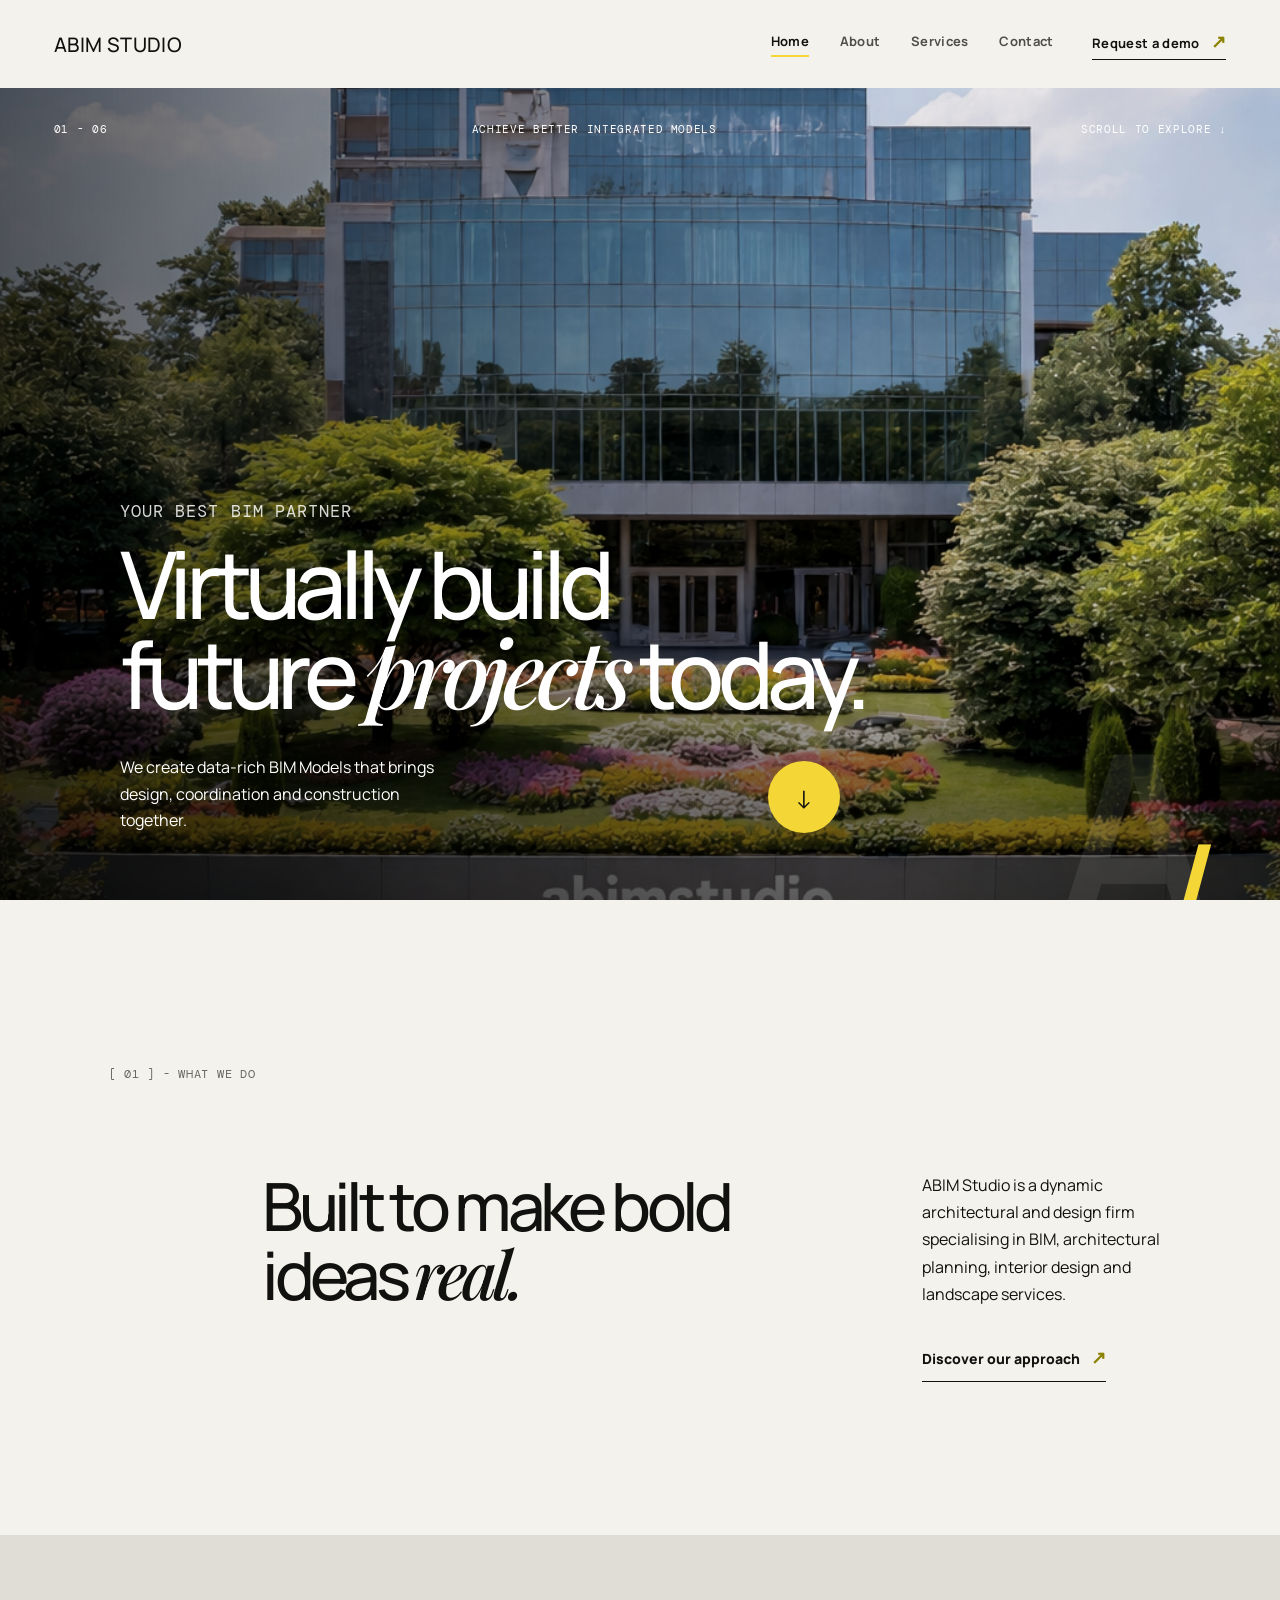
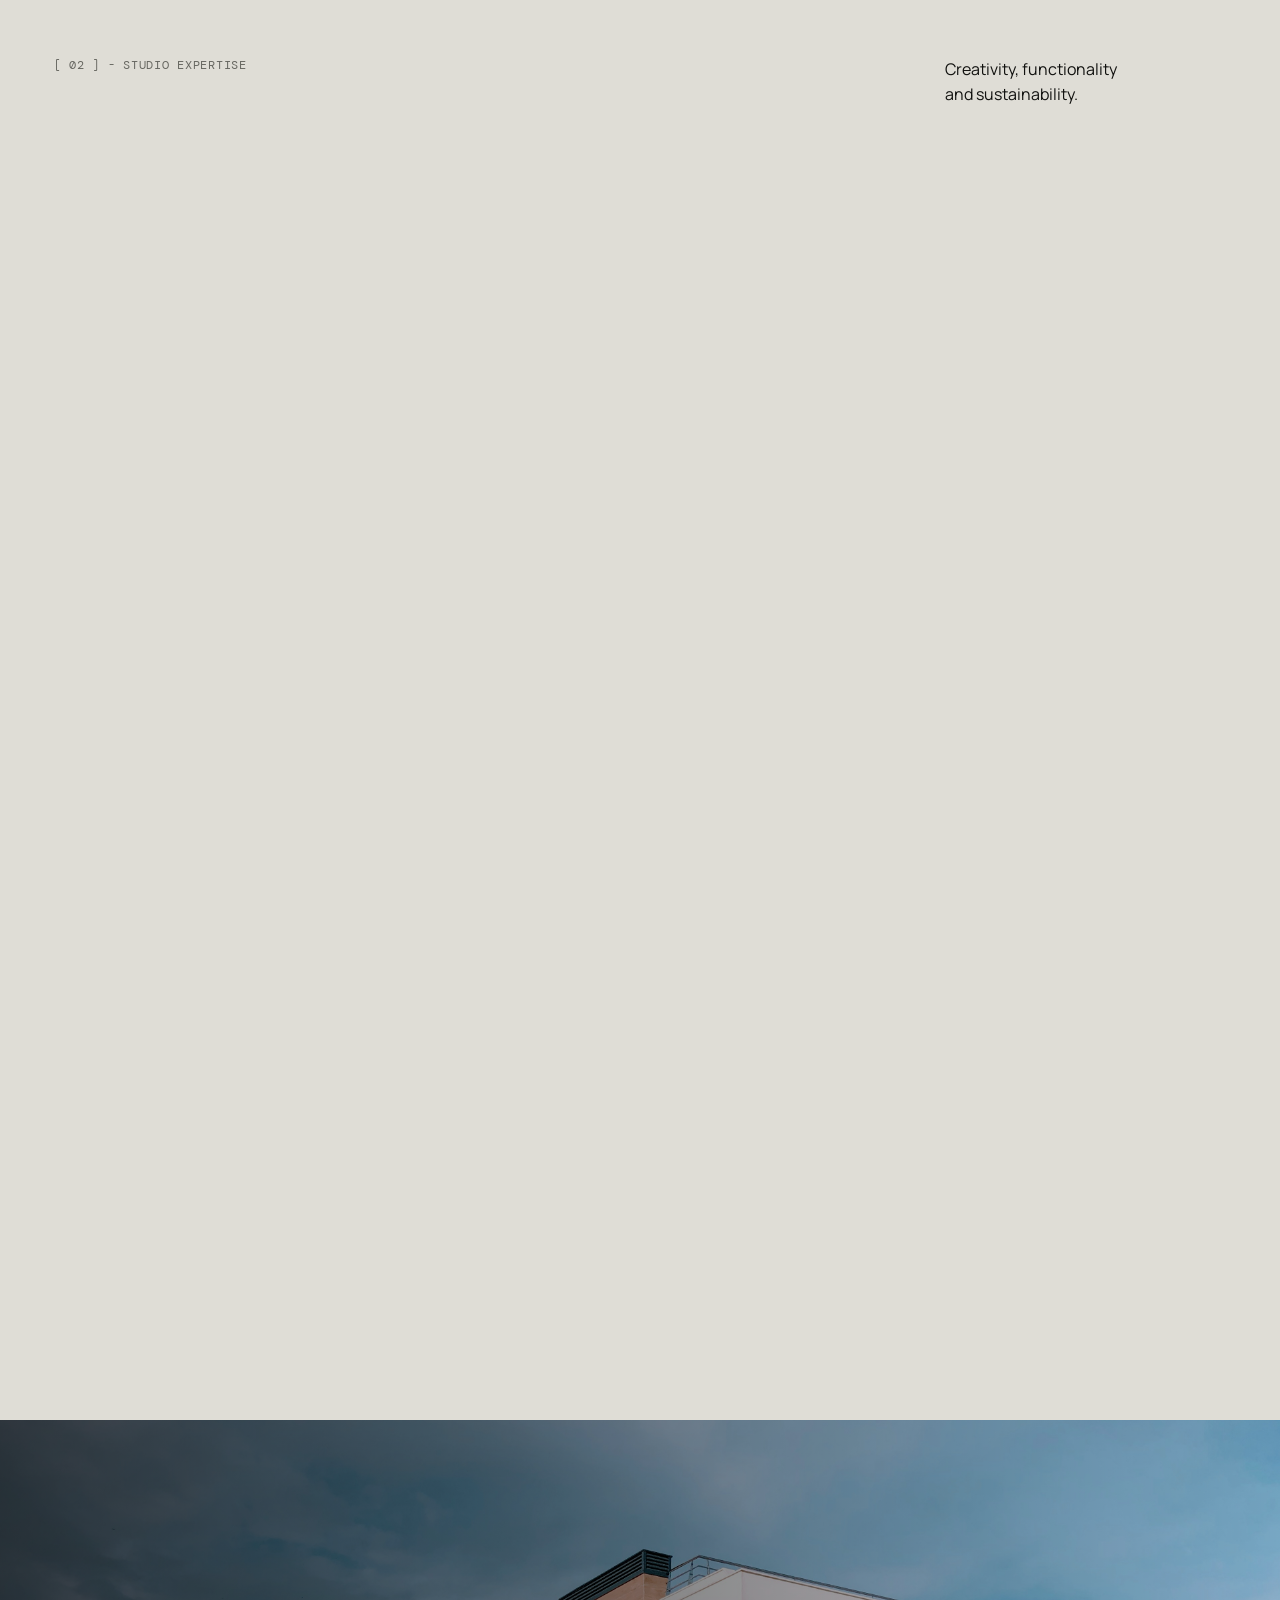
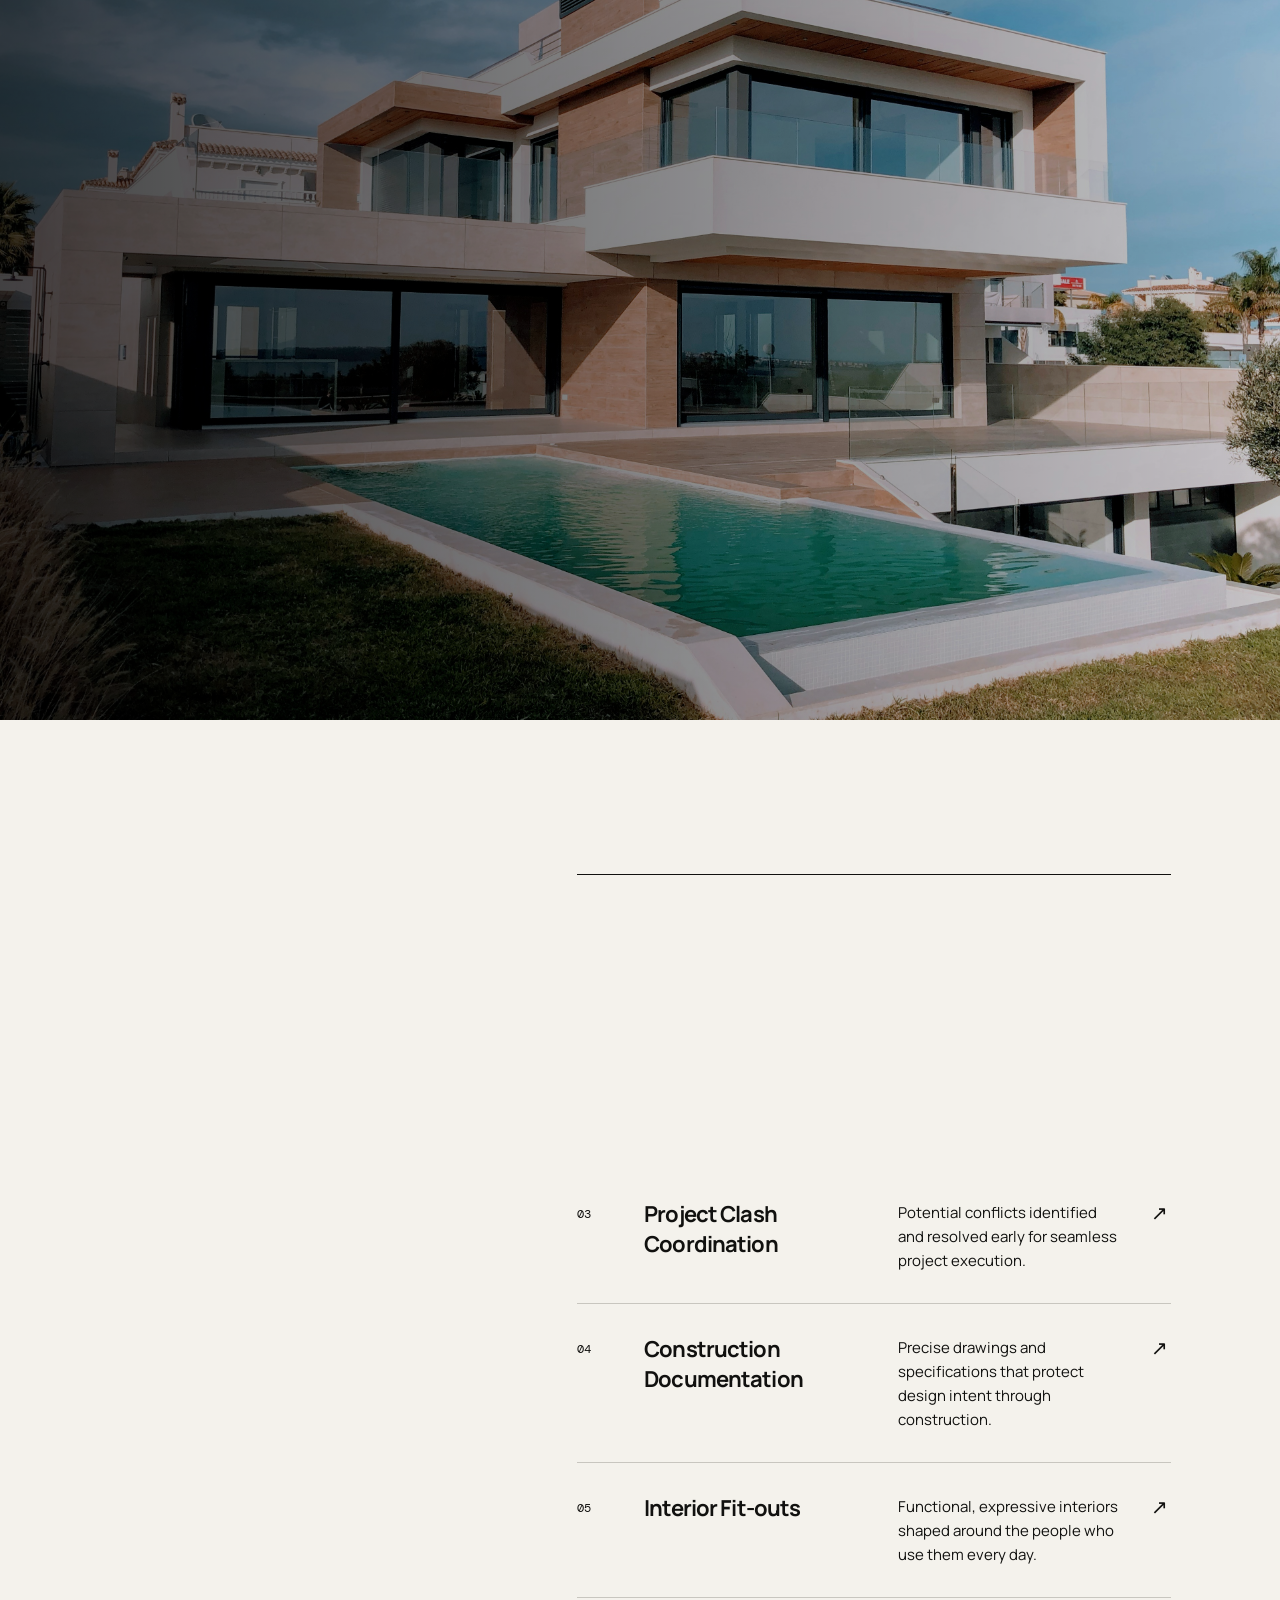
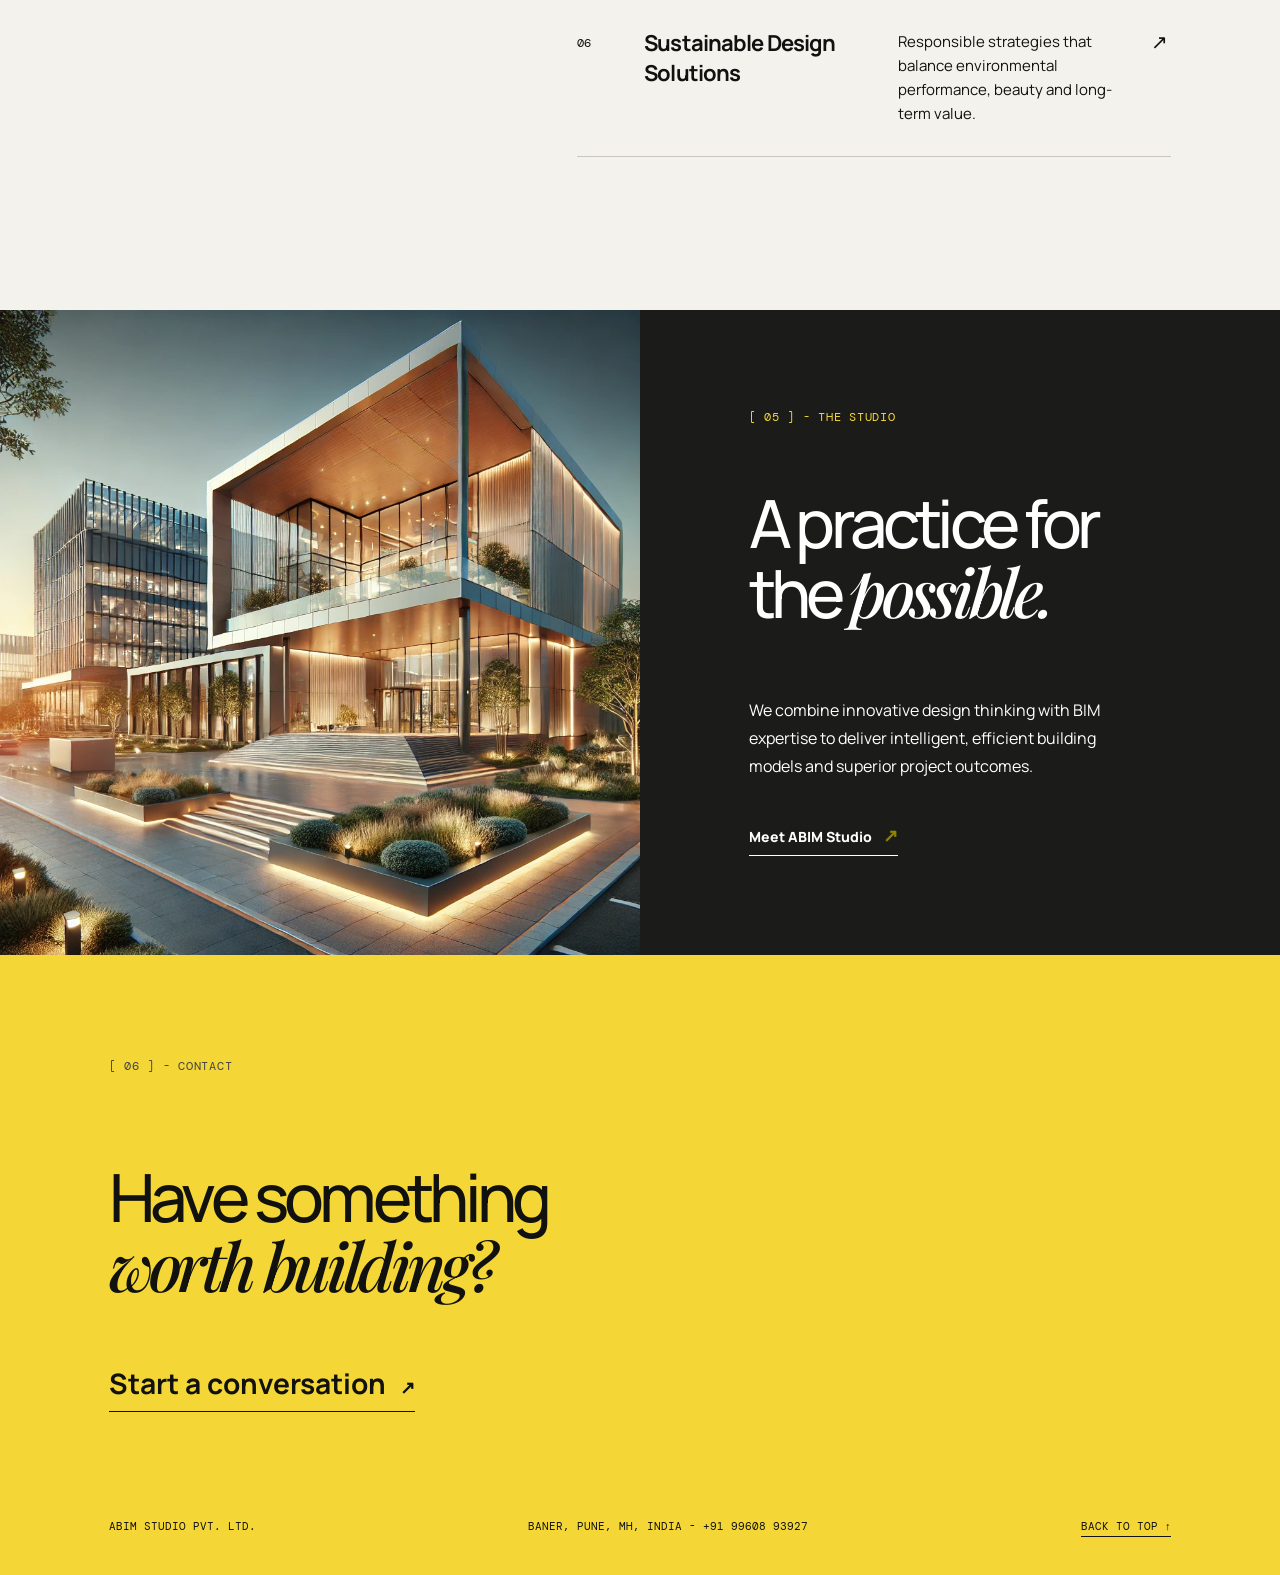
<file: index.html>
<!doctype html>
<html lang="en">
  <head>
    <meta charset="UTF-8" />
    <meta name="viewport" content="width=device-width, initial-scale=1.0" />
    <meta name="description" content="ABIM Studio Pvt. Ltd. - Your Best BIM Partner." />
    <title>ABIM Studio Pvt. Ltd. - Your Best BIM Partner</title>
    <link rel="preconnect" href="https://fonts.googleapis.com" />
    <link rel="preconnect" href="https://fonts.gstatic.com" crossorigin />
    <link href="https://fonts.googleapis.com/css2?family=DM+Mono:wght@400;500&family=Manrope:wght@400;500;600;700;800&family=Playfair+Display:ital,wght@0,500;0,600;1,500&display=swap" rel="stylesheet" />
    <link rel="stylesheet" href="style.css" />
    <link rel="stylesheet" href="review.css" />
  </head>
  <body>
    <header class="site-header">
      <a class="brand brand-text" href="#top" aria-label="ABIM Studio home">ABIM STUDIO</a>
      <nav class="desktop-nav" aria-label="Main navigation"><a href="index.html" aria-current="page">Home</a><a href="about.html">About</a><a href="services.html">Services</a><a href="contact.html">Contact</a></nav>
      <a class="header-cta" href="https://wa.me/919960893927" target="_blank" rel="noopener">Request a demo <span>&nearr;</span></a>
      <button class="menu-toggle" aria-label="Open menu" aria-expanded="false"><span></span><span></span></button>
    </header>
    <div class="mobile-menu" aria-hidden="true"><a href="index.html">Home</a><a href="about.html">About</a><a href="services.html">Services</a><a href="contact.html">Contact</a></div>
    <main id="top">
      <section class="hero">
        <div class="hero-image" role="img" aria-label="ABIM Studio architectural project"></div><div class="hero-scrim"></div>
        <div class="hero-topline"><span>01 - 06</span><span>Achieve Better Integrated Models</span><span>Scroll to explore &darr;</span></div>
        <div class="hero-content">
          <p class="eyebrow hero-eyebrow light reveal">Your best BIM partner</p>
          <h1 class="reveal">Virtually build<br />future <i>projects</i> today.</h1>
          <div class="hero-bottom reveal"><p>We create data-rich BIM Models that brings design, coordination and construction together.</p><a class="round-link" href="#work" aria-label="Explore ABIM Studio expertise">&darr;</a></div>
        </div>
        <div class="hero-number" aria-hidden="true">A<span>/</span></div>
      </section>
      <section class="intro" id="approach">
        <p class="section-label reveal">[ 01 ] - What we do</p>
        <div class="intro-copy"><h2 class="reveal">Built to make bold ideas <i>real.</i></h2><div class="intro-detail reveal"><p>ABIM Studio is a dynamic architectural and design firm specialising in BIM, architectural planning, interior design and landscape services.</p><a class="text-link" href="#services">Discover our approach <span>&nearr;</span></a></div></div>
      </section>
      <section class="projects" id="work">
        <div class="projects-head"><p class="section-label reveal">[ 02 ] - Studio expertise</p><p class="reveal">Creativity, functionality<br />and sustainability.</p></div>
        <div class="project-grid">
          <article class="project reveal"><a href="services.html" class="project-image"><img src="static/images/3D%20Visualisation.jpeg" alt="3D modelling concept" /><span class="project-arrow">&nearr;</span></a><div class="project-meta"><span>01 / Digital craft</span><h3>3D Modelling</h3><p class="project-description">Create detailed digital representations of architectural designs for visual exploration and a precise understanding of spaces and structures.</p></div></article>
          <article class="project reveal"><a href="services.html" class="project-image"><img src="static/images/ChatGPT-Image.jpeg" alt="Architectural visualisation of a residential development" /><span class="project-arrow">&nearr;</span></a><div class="project-meta"><span>02 / Seeing ahead</span><h3>Architectural Visualization</h3><p class="project-description">Transform design ideas into lifelike visuals that make spaces easier to understand and confident decisions easier to make.</p></div></article>
          <article class="project reveal"><a href="services.html" class="project-image"><img src="static/images/Interior%20Fit-outs.jpeg" alt="Interior fit-out design" /><span class="project-arrow">&nearr;</span></a><div class="project-meta"><span>03 / Made for life</span><h3>Interior Fit-outs</h3><p class="project-description">Design and execute custom interior spaces with tailored furnishings, fixtures and finishes that enhance functionality and aesthetics.</p></div></article>
          <article class="project reveal"><a href="services.html" class="project-image"><img src="static/images/Project%20clash%20coordination.jpeg" alt="Project clash coordination across building systems" /><span class="project-arrow">&nearr;</span></a><div class="project-meta"><span>04 / Coordinated delivery</span><h3>Project Clash Coordination</h3><p class="project-description">Identify and resolve conflicts between building systems and trades during design and construction for seamless project execution.</p></div></article>
          <article class="project reveal"><a href="services.html" class="project-image"><img src="static/images/Sustainability.jpeg" alt="Sustainable design solution" /><span class="project-arrow">&nearr;</span></a><div class="project-meta"><span>05 / Responsible design</span><h3>Sustainable Design Solutions</h3><p class="project-description">Develop environmentally responsible strategies that minimise resource use and energy consumption while maximising function and value.</p></div></article>
          <article class="project reveal"><a href="services.html" class="project-image"><img src="static/images/Construction%20Documentation.jpg.jpeg" alt="Construction documentation and BIM coordination" /><span class="project-arrow">&nearr;</span></a><div class="project-meta"><span>06 / Built with clarity</span><h3>Construction Documentation</h3><p class="project-description">Prepare comprehensive drawings and specifications that guide construction and protect the design intent throughout delivery.</p></div></article>
        </div>
        <a class="all-projects reveal" href="services.html">Explore all six services <span>&nearr;</span></a>
      </section>
      <section class="statement"><div class="statement-image"></div><div class="statement-content"><p class="section-label light reveal">[ 03 ] - Better together</p><blockquote class="reveal">&ldquo;We bring your vision to life with the clarity,<br /><i>craft and confidence to build it well.</i>&rdquo;</blockquote><span class="quote-attribution reveal">- ABIM STUDIO PVT. LTD.</span></div></section>
      <section class="services" id="services">
        <div class="services-title"><p class="section-label reveal">[ 04 ] - Capabilities</p><h2 class="reveal">Thinking in<br /><i>dimensions.</i></h2></div>
        <div class="service-list">
          <article class="service reveal"><span>01</span><h3>3D Modelling</h3><p>Detailed digital representations for visual exploration and a precise understanding of space.</p><span class="service-icon">&nearr;</span></article>
          <article class="service reveal"><span>02</span><h3>Architectural Visualization</h3><p>High-quality images and animation that make confident decisions possible before construction.</p><span class="service-icon">&nearr;</span></article>
          <article class="service reveal"><span>03</span><h3>Project Clash Coordination</h3><p>Potential conflicts identified and resolved early for seamless project execution.</p><span class="service-icon">&nearr;</span></article>
          <article class="service reveal"><span>04</span><h3>Construction Documentation</h3><p>Precise drawings and specifications that protect design intent through construction.</p><span class="service-icon">&nearr;</span></article>
          <article class="service reveal"><span>05</span><h3>Interior Fit-outs</h3><p>Functional, expressive interiors shaped around the people who use them every day.</p><span class="service-icon">&nearr;</span></article>
          <article class="service reveal"><span>06</span><h3>Sustainable Design Solutions</h3><p>Responsible strategies that balance environmental performance, beauty and long-term value.</p><span class="service-icon">&nearr;</span></article>
        </div>
      </section>
      <section class="studio" id="studio"><div class="studio-image reveal"><img src="static/images/why%20abim%20page.webp" alt="ABIM Studio architectural work" /></div><div class="studio-copy"><p class="section-label reveal">[ 05 ] - The studio</p><h2 class="reveal">A practice for<br />the <i>possible.</i></h2><p class="reveal">We combine innovative design thinking with BIM expertise to deliver intelligent, efficient building models and superior project outcomes.</p><a class="text-link reveal" href="about.html">Meet ABIM Studio <span>&nearr;</span></a></div></section>
      <section class="contact" id="contact"><p class="section-label light reveal">[ 06 ] - Contact</p><h2 class="reveal">Have something<br /><i>worth building?</i></h2><a class="contact-link reveal" href="contact.html">Start a conversation <span>&nearr;</span></a><div class="contact-foot"><span>ABIM Studio Pvt. Ltd.</span><span>Baner, Pune, MH, India - +91 99608 93927</span><a href="#top">Back to top &uarr;</a></div></section>
    </main>
    <script src="script.js"></script>
  </body>
</html>
</file>
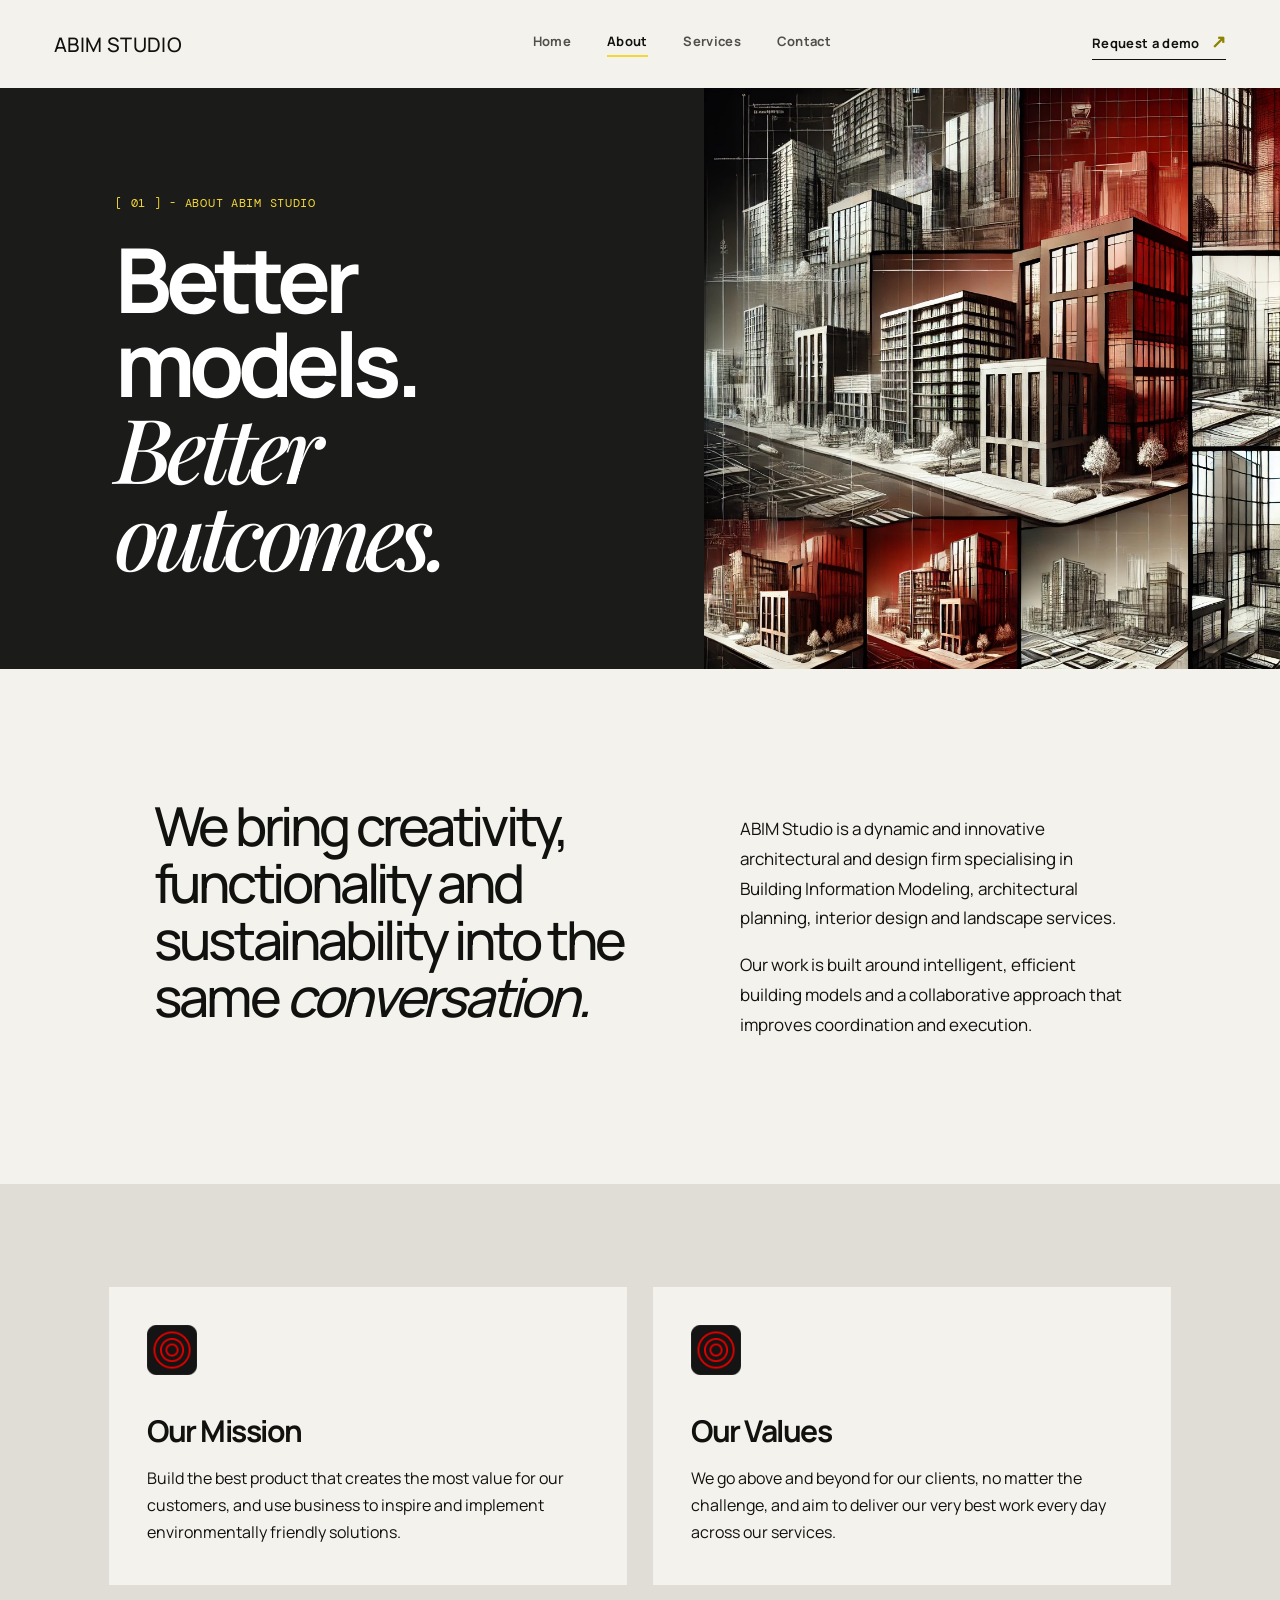
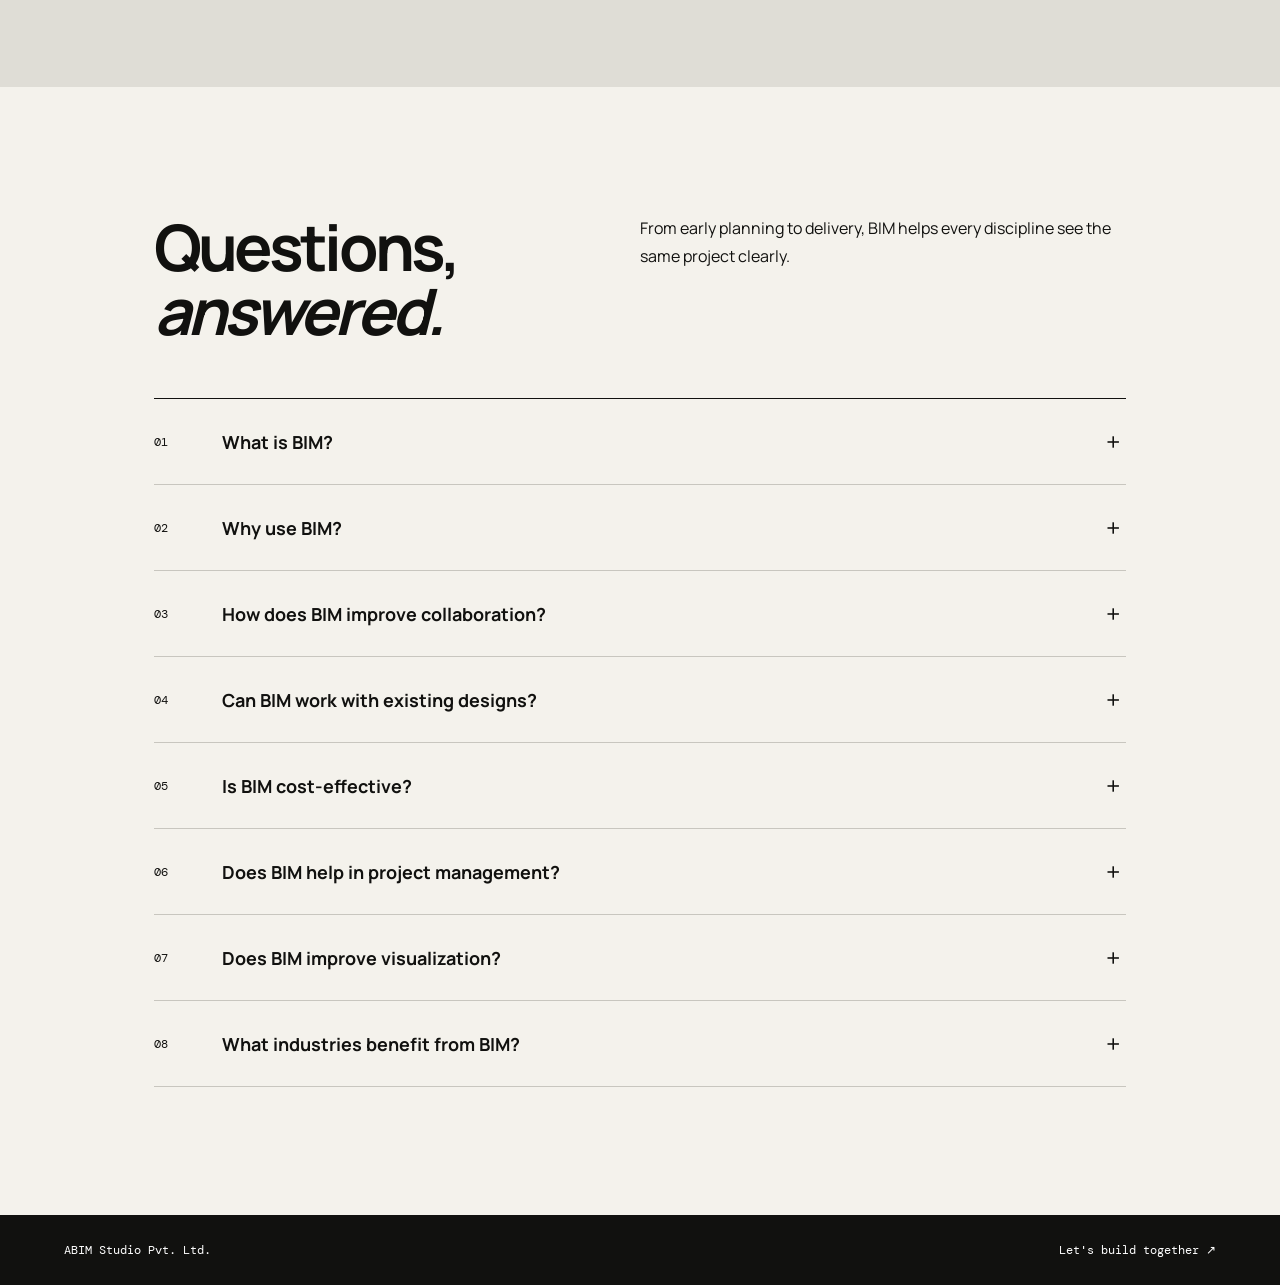
<file: about.html>
<!doctype html>
<html lang="en">
  <head><meta charset="UTF-8" /><meta name="viewport" content="width=device-width, initial-scale=1.0" /><meta name="description" content="About ABIM Studio Pvt. Ltd." /><title>About ABIM Studio</title><link rel="preconnect" href="https://fonts.googleapis.com" /><link rel="preconnect" href="https://fonts.gstatic.com" crossorigin /><link href="https://fonts.googleapis.com/css2?family=DM+Mono:wght@400;500&family=Manrope:wght@400;500;600;700;800&family=Playfair+Display:ital,wght@0,500;0,600;1,500&display=swap" rel="stylesheet" /><link rel="stylesheet" href="style.css" /></head>
  <body class="page-shell">
    <header class="site-header"><a class="brand" href="index.html"><img src="static/images/Logo%20copy.png" alt="ABIM Studio Pvt. Ltd." /></a><nav class="desktop-nav" aria-label="Main navigation"><a href="index.html">Home</a><a href="about.html" aria-current="page">About</a><a href="services.html">Services</a><a href="contact.html">Contact</a></nav><a class="header-cta" href="https://wa.me/919960893927" target="_blank" rel="noopener">Request a demo <span>&nearr;</span></a><button class="menu-toggle" aria-label="Open menu" aria-expanded="false"><span></span><span></span></button></header>
    <div class="mobile-menu" aria-hidden="true"><a href="index.html">Home</a><a href="about.html">About</a><a href="services.html">Services</a><a href="contact.html">Contact</a></div>
    <main>
      <section class="page-hero"><div class="page-hero-copy"><p class="section-label">[ 01 ] - About ABIM Studio</p><h1>Better models.<br /><i>Better outcomes.</i></h1></div><div class="page-hero-image"><img src="static/images/abtus2.webp" alt="ABIM Studio project" /></div></section>
      <section class="page-intro"><h2>We bring creativity, functionality and sustainability into the same <i>conversation.</i></h2><div><p>ABIM Studio is a dynamic and innovative architectural and design firm specialising in Building Information Modeling, architectural planning, interior design and landscape services.</p><p>Our work is built around intelligent, efficient building models and a collaborative approach that improves coordination and execution.</p></div></section>
      <section class="values"><article class="value-card"><img src="static/images/mission.png" alt="" /><h2>Our Mission</h2><p>Build the best product that creates the most value for our customers, and use business to inspire and implement environmentally friendly solutions.</p></article><article class="value-card"><img src="static/images/mission.png" alt="" /><h2>Our Values</h2><p>We go above and beyond for our clients, no matter the challenge, and aim to deliver our very best work every day across our services.</p></article></section>
      <section class="faq"><div class="faq-head"><h2>Questions,<br /><i>answered.</i></h2><p>From early planning to delivery, BIM helps every discipline see the same project clearly.</p></div><div class="faq-list">
        <article class="faq-item"><button class="faq-question"><span class="faq-number">01</span><span>What is BIM?</span><span class="faq-symbol">+</span></button><div class="faq-answer"><p>BIM stands for Building Information Modeling: a digital representation of the physical and functional characteristics of a project.</p></div></article>
        <article class="faq-item"><button class="faq-question"><span class="faq-number">02</span><span>Why use BIM?</span><span class="faq-symbol">+</span></button><div class="faq-answer"><p>BIM improves collaboration, reduces costs and supports a more efficient project process.</p></div></article>
        <article class="faq-item"><button class="faq-question"><span class="faq-number">03</span><span>How does BIM improve collaboration?</span><span class="faq-symbol">+</span></button><div class="faq-answer"><p>It enables seamless communication and shared data among all project stakeholders.</p></div></article>
        <article class="faq-item"><button class="faq-question"><span class="faq-number">04</span><span>Can BIM work with existing designs?</span><span class="faq-symbol">+</span></button><div class="faq-answer"><p>Yes. BIM integrates well with traditional CAD systems and existing design information.</p></div></article>
        <article class="faq-item"><button class="faq-question"><span class="faq-number">05</span><span>Is BIM cost-effective?</span><span class="faq-symbol">+</span></button><div class="faq-answer"><p>It reduces project costs by minimising errors and rework before they reach site.</p></div></article>
        <article class="faq-item"><button class="faq-question"><span class="faq-number">06</span><span>Does BIM help in project management?</span><span class="faq-symbol">+</span></button><div class="faq-answer"><p>BIM provides useful tools for effective project tracking and resource management.</p></div></article>
        <article class="faq-item"><button class="faq-question"><span class="faq-number">07</span><span>Does BIM improve visualization?</span><span class="faq-symbol">+</span></button><div class="faq-answer"><p>Yes. BIM creates detailed 3D visualisations that support planning and execution.</p></div></article>
        <article class="faq-item"><button class="faq-question"><span class="faq-number">08</span><span>What industries benefit from BIM?</span><span class="faq-symbol">+</span></button><div class="faq-answer"><p>BIM is widely used across architecture, construction and engineering industries.</p></div></article>
      </div></section>
    </main><footer class="footer-lite"><span>ABIM Studio Pvt. Ltd.</span><a href="contact.html">Let's build together &nearr;</a></footer><script src="script.js"></script>
  </body>
</html>
</file>
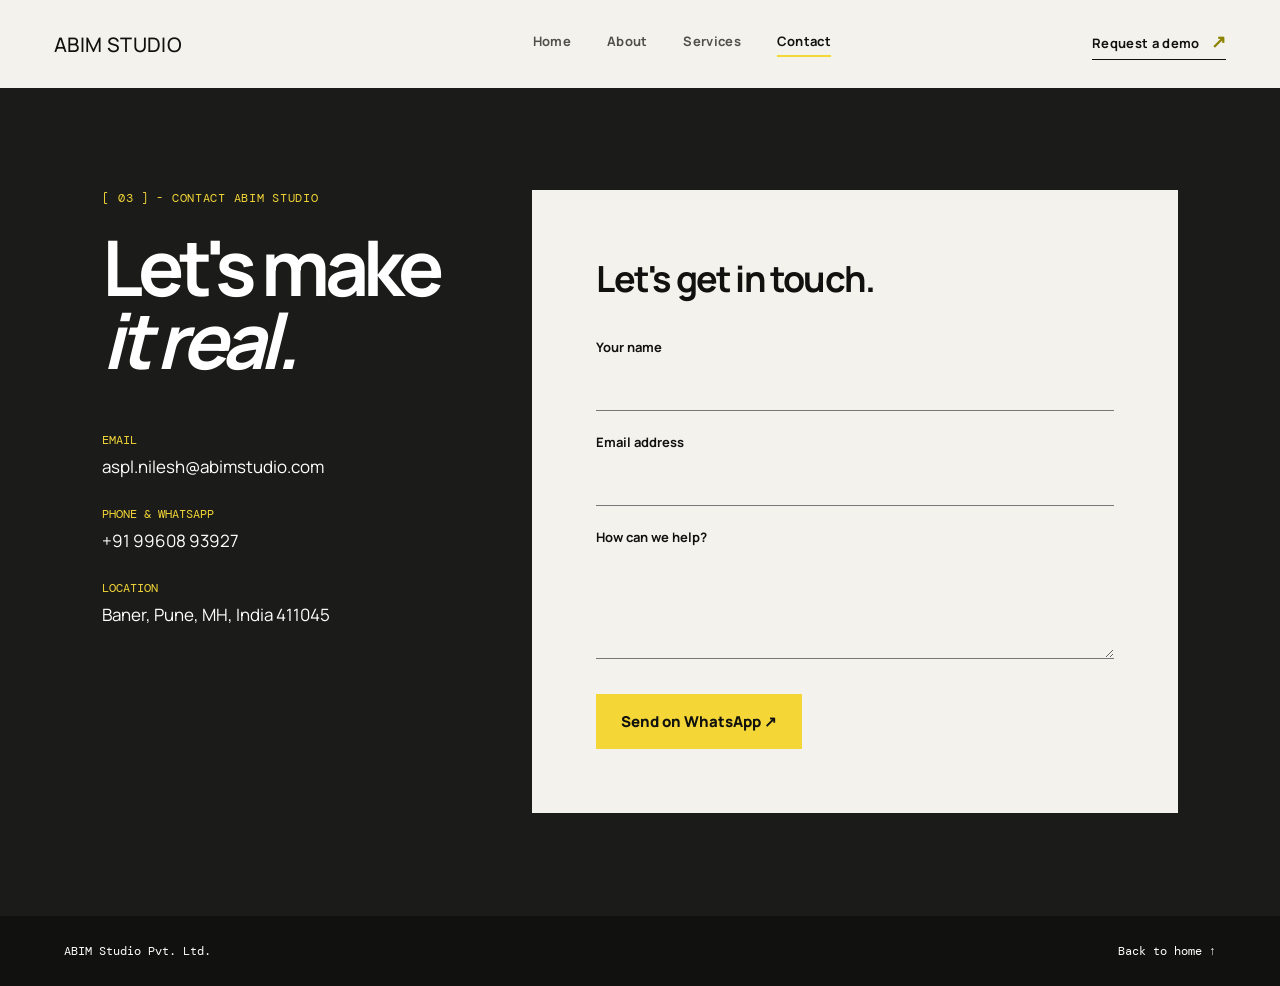
<file: contact.html>
<!doctype html>
<html lang="en">
  <head><meta charset="UTF-8" /><meta name="viewport" content="width=device-width, initial-scale=1.0" /><meta name="description" content="Contact ABIM Studio Pvt. Ltd." /><title>Contact | ABIM Studio</title><link rel="preconnect" href="https://fonts.googleapis.com" /><link rel="preconnect" href="https://fonts.gstatic.com" crossorigin /><link href="https://fonts.googleapis.com/css2?family=DM+Mono:wght@400;500&family=Manrope:wght@400;500;600;700;800&family=Playfair+Display:ital,wght@0,500;0,600;1,500&display=swap" rel="stylesheet" /><link rel="stylesheet" href="style.css" /></head>
  <body class="page-shell">
    <header class="site-header"><a class="brand" href="index.html"><img src="static/images/Logo%20copy.png" alt="ABIM Studio Pvt. Ltd." /></a><nav class="desktop-nav" aria-label="Main navigation"><a href="index.html">Home</a><a href="about.html">About</a><a href="services.html">Services</a><a href="contact.html" aria-current="page">Contact</a></nav><a class="header-cta" href="https://wa.me/919960893927" target="_blank" rel="noopener">Request a demo <span>&nearr;</span></a><button class="menu-toggle" aria-label="Open menu" aria-expanded="false"><span></span><span></span></button></header>
    <div class="mobile-menu" aria-hidden="true"><a href="index.html">Home</a><a href="about.html">About</a><a href="services.html">Services</a><a href="contact.html">Contact</a></div>
    <main class="contact-page"><section class="contact-details"><p class="section-label">[ 03 ] - Contact ABIM Studio</p><h1>Let's make<br /><i>it real.</i></h1><dl><dt>Email</dt><dd><a href="mailto:admin@abimstudio.in">admin@abimstudio.in</a></dd><dt>Phone & WhatsApp</dt><dd><a href="tel:+919960893927">+91 99608 93927</a></dd><dt>Location</dt><dd>Baner, Pune, MH, India 411045</dd></dl></section><form class="contact-form" data-whatsapp-form><h2>Let's get in touch.</h2><label for="name">Your name</label><input id="name" name="name" required /><label for="email">Email address</label><input id="email" name="email" type="email" required /><label for="message">How can we help?</label><textarea id="message" name="message" required></textarea><button type="submit">Send on WhatsApp &nearr;</button></form></main><footer class="footer-lite"><span>ABIM Studio Pvt. Ltd.</span><a href="index.html">Back to home &uarr;</a></footer><script src="script.js"></script>
  </body>
</html>
</file>
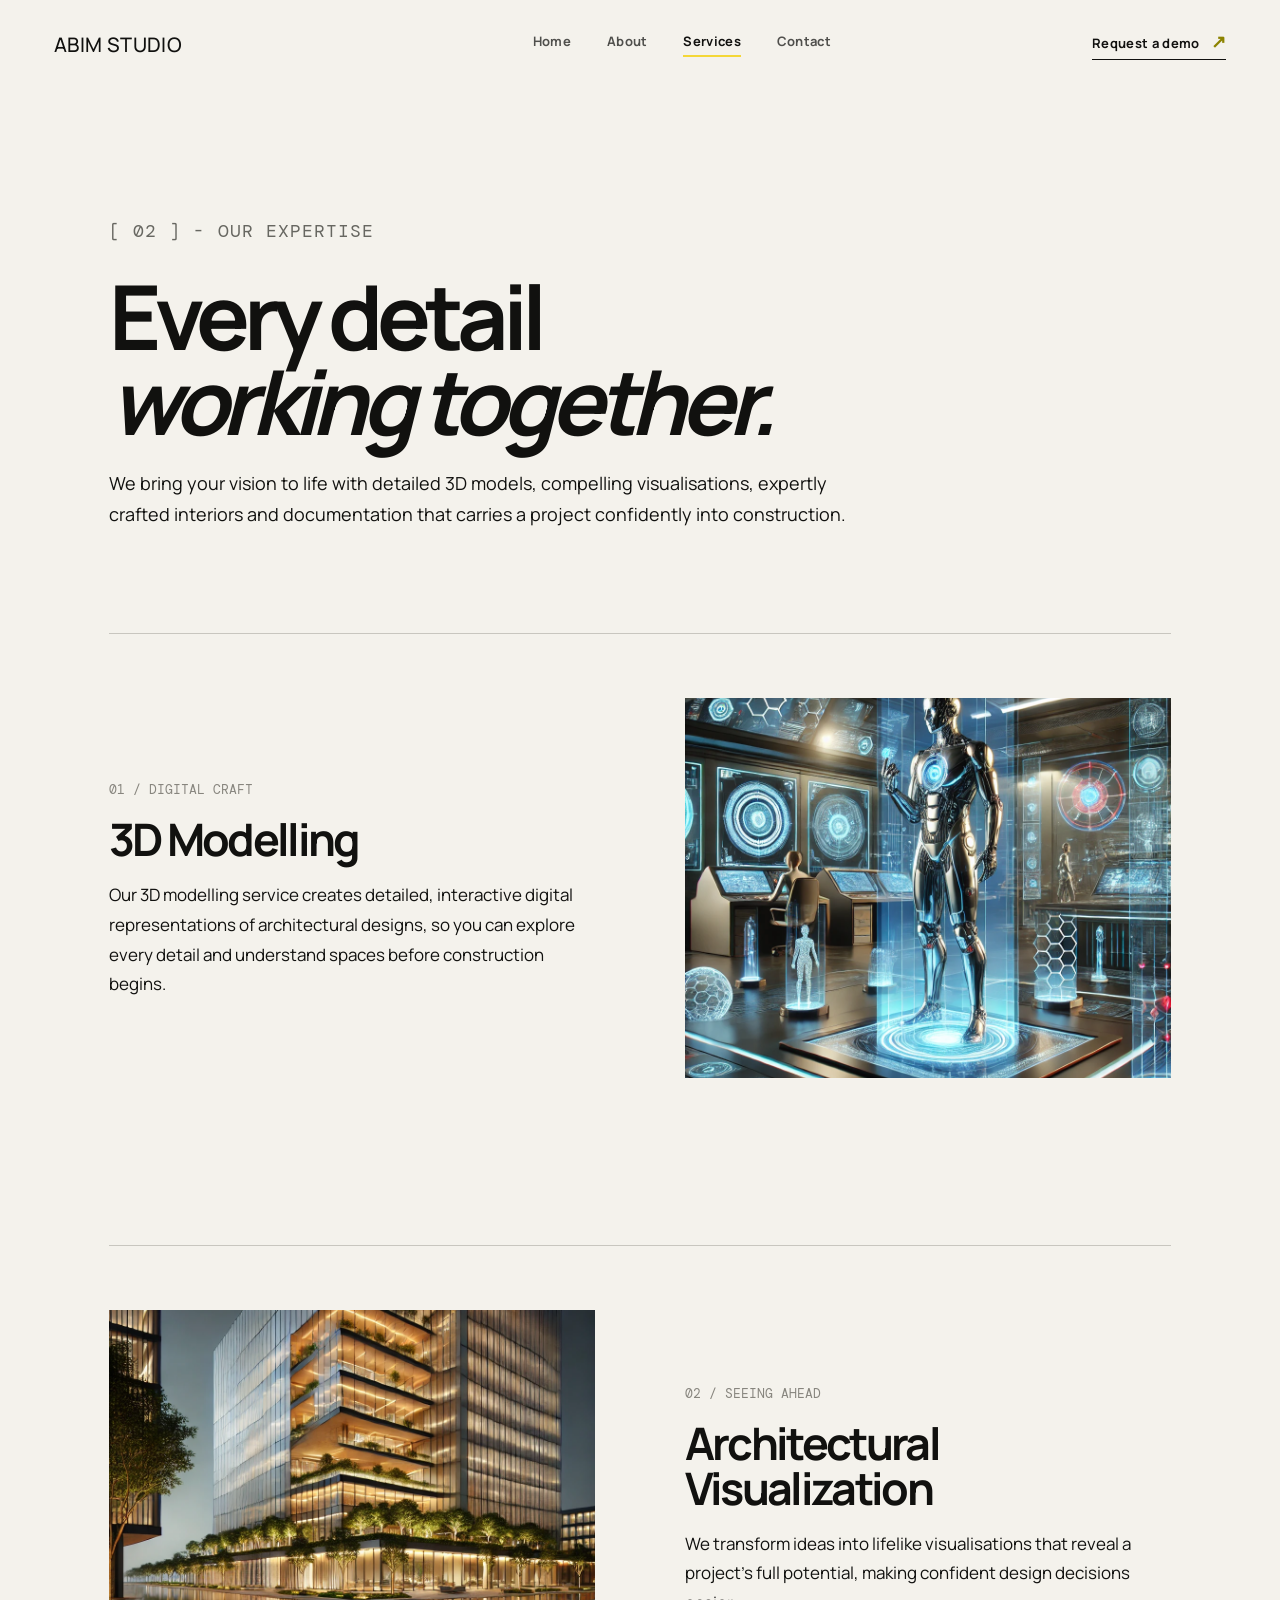
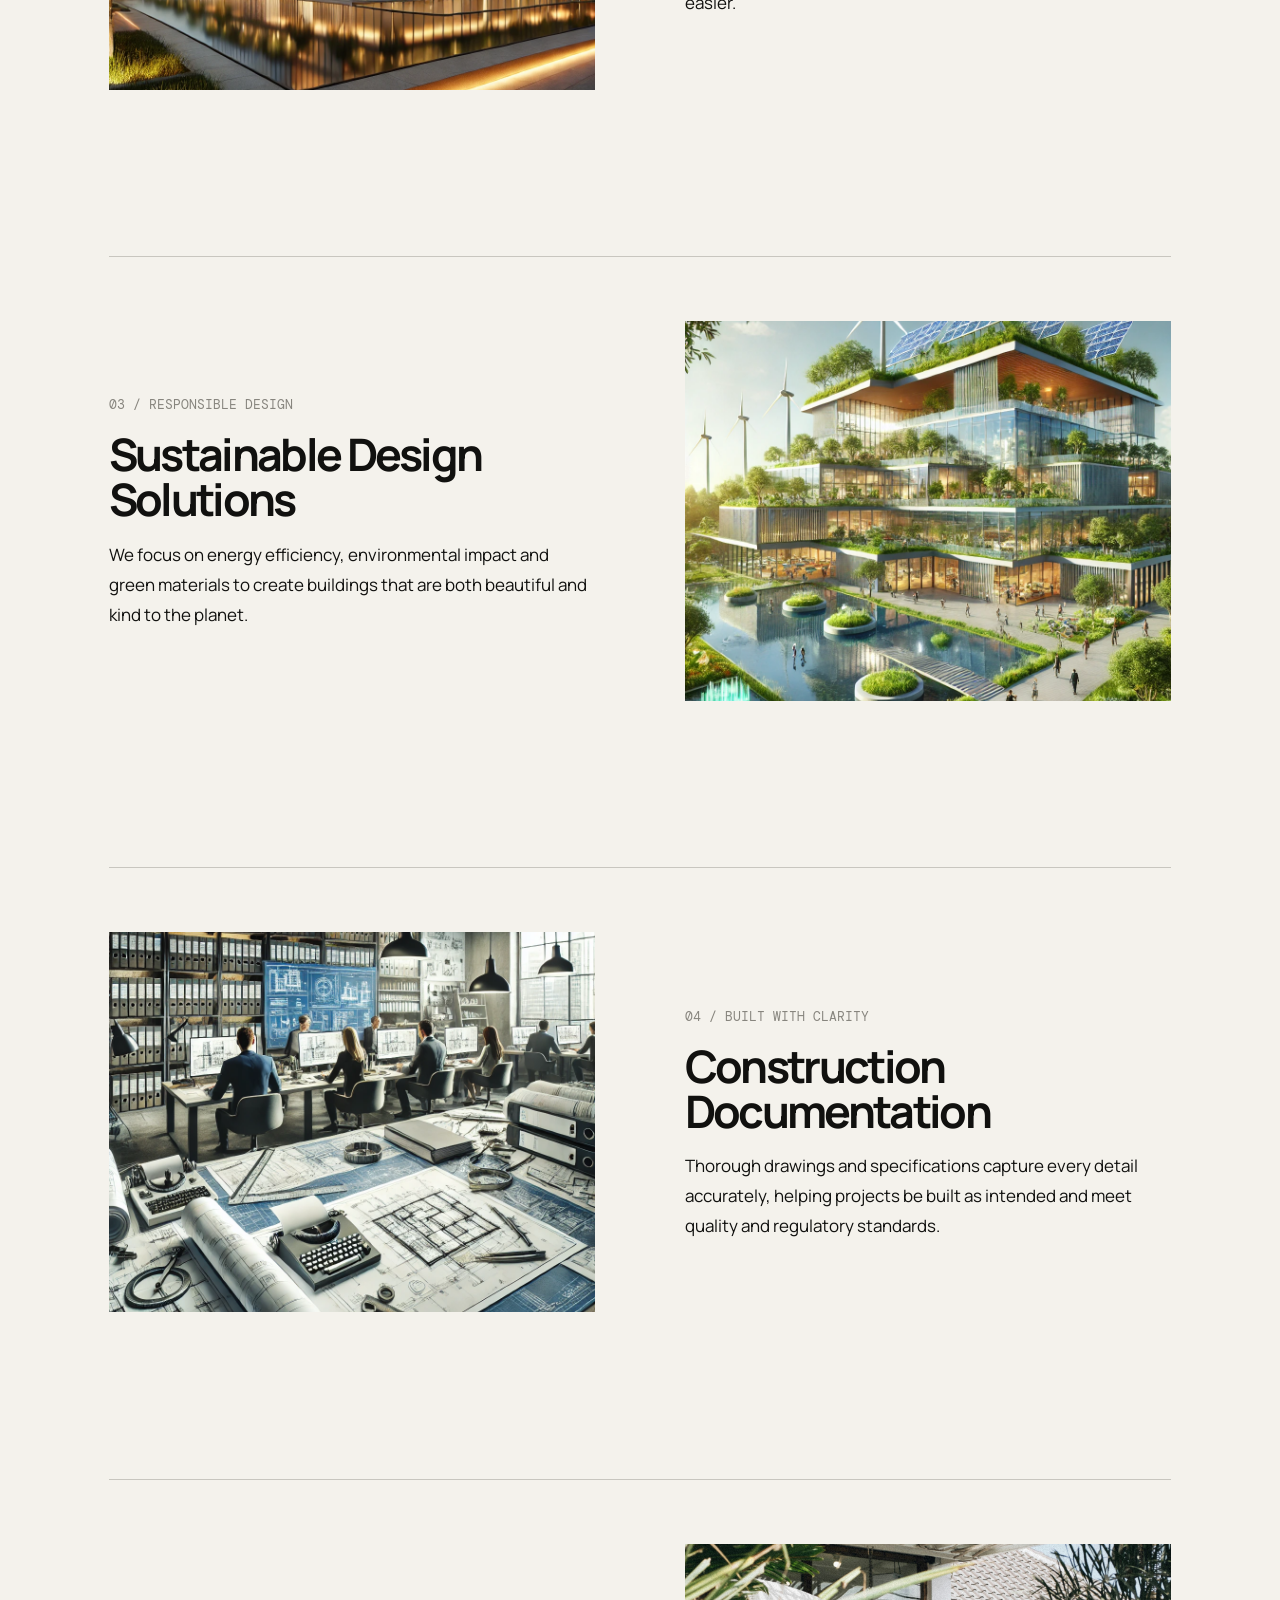
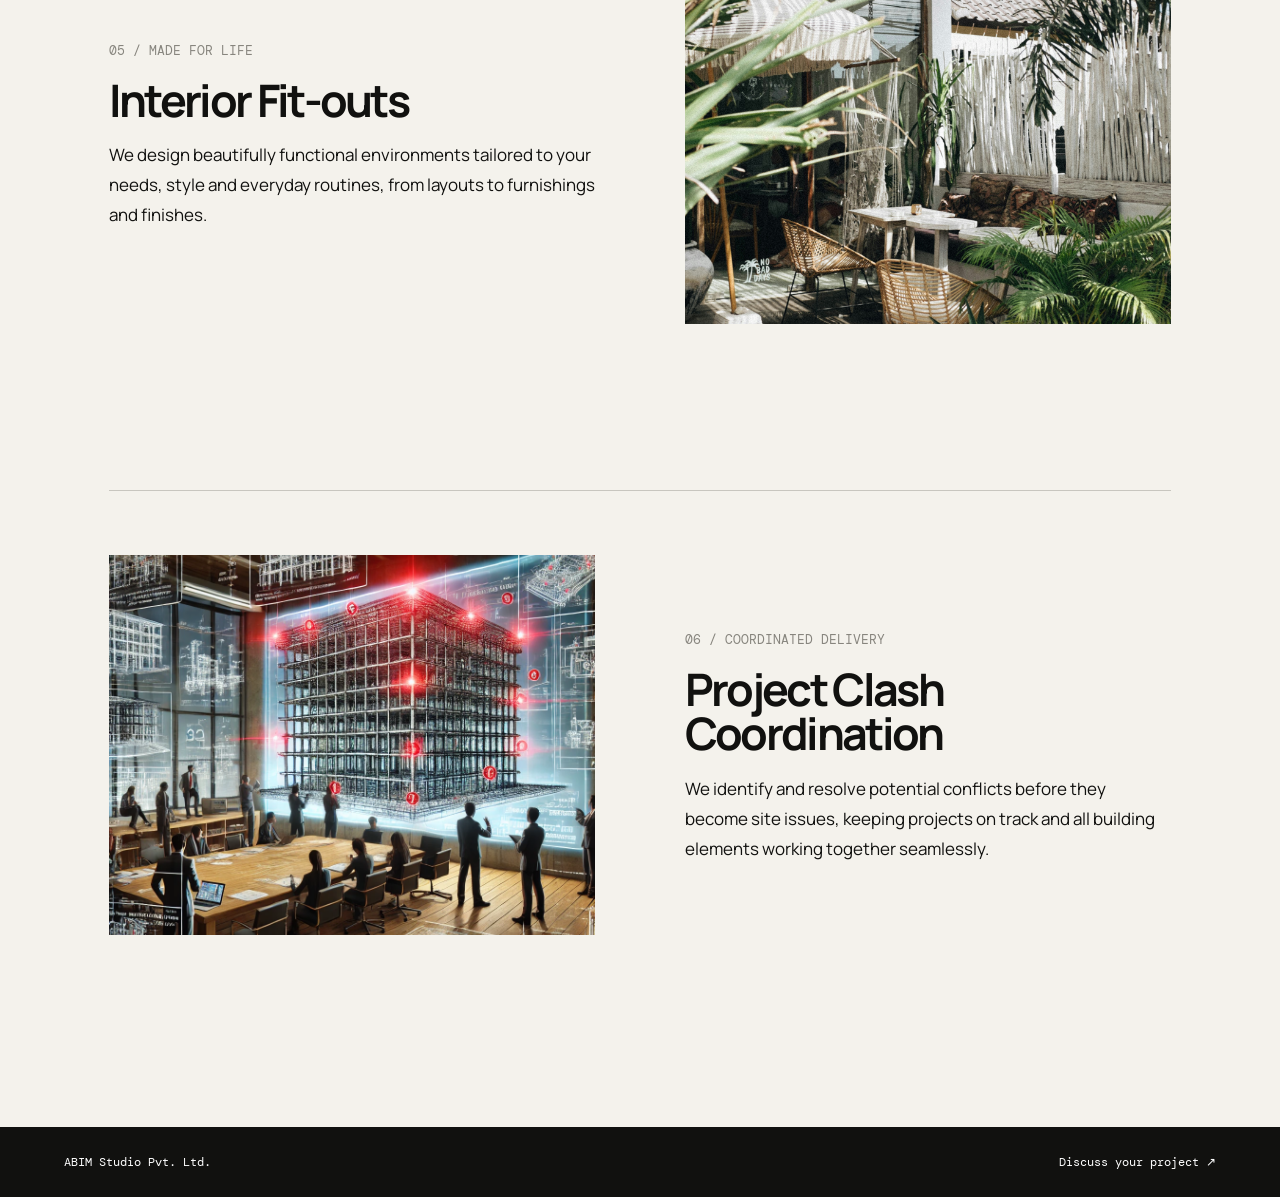
<file: services.html>
<!doctype html>
<html lang="en">
  <head><meta charset="UTF-8" /><meta name="viewport" content="width=device-width, initial-scale=1.0" /><meta name="description" content="ABIM Studio architecture and BIM services." /><title>Services | ABIM Studio</title><link rel="preconnect" href="https://fonts.googleapis.com" /><link rel="preconnect" href="https://fonts.gstatic.com" crossorigin /><link href="https://fonts.googleapis.com/css2?family=DM+Mono:wght@400;500&family=Manrope:wght@400;500;600;700;800&family=Playfair+Display:ital,wght@0,500;0,600;1,500&display=swap" rel="stylesheet" /><link rel="stylesheet" href="style.css" /></head>
  <body class="page-shell">
    <header class="site-header"><a class="brand" href="index.html"><img src="static/images/Logo%20copy.png" alt="ABIM Studio Pvt. Ltd." /></a><nav class="desktop-nav" aria-label="Main navigation"><a href="index.html">Home</a><a href="about.html">About</a><a href="services.html" aria-current="page">Services</a><a href="contact.html">Contact</a></nav><a class="header-cta" href="https://wa.me/919960893927" target="_blank" rel="noopener">Request a demo <span>&nearr;</span></a><button class="menu-toggle" aria-label="Open menu" aria-expanded="false"><span></span><span></span></button></header>
    <div class="mobile-menu" aria-hidden="true"><a href="index.html">Home</a><a href="about.html">About</a><a href="services.html">Services</a><a href="contact.html">Contact</a></div>
    <main class="services-page"><header class="services-page-head"><p class="section-label">[ 02 ] - Our expertise</p><h1>Every detail<br /><i>working together.</i></h1><p>We bring your vision to life with detailed 3D models, compelling visualisations, expertly crafted interiors and documentation that carries a project confidently into construction.</p></header>
      <section class="service-detail"><div><span class="service-detail-number">01 / DIGITAL CRAFT</span><h2>3D Modelling</h2><p>Our 3D modelling service creates detailed, interactive digital representations of architectural designs, so you can explore every detail and understand spaces before construction begins.</p></div><img src="static/images/3d%20modeling.webp" alt="3D modelling" /></section>
      <section class="service-detail"><div><span class="service-detail-number">02 / SEEING AHEAD</span><h2>Architectural Visualization</h2><p>We transform ideas into lifelike visualisations that reveal a project's full potential, making confident design decisions easier.</p></div><img src="static/images/Architectural%20Visualization.webp" alt="Architectural visualization" /></section>
      <section class="service-detail"><div><span class="service-detail-number">03 / RESPONSIBLE DESIGN</span><h2>Sustainable Design Solutions</h2><p>We focus on energy efficiency, environmental impact and green materials to create buildings that are both beautiful and kind to the planet.</p></div><img src="static/images/Sustainable%20Design%20Solutions.webp" alt="Sustainable design" /></section>
      <section class="service-detail"><div><span class="service-detail-number">04 / BUILT WITH CLARITY</span><h2>Construction Documentation</h2><p>Thorough drawings and specifications capture every detail accurately, helping projects be built as intended and meet quality and regulatory standards.</p></div><img src="static/images/construction%20documentation.webp" alt="Construction documentation" /></section>
      <section class="service-detail"><div><span class="service-detail-number">05 / MADE FOR LIFE</span><h2>Interior Fit-outs</h2><p>We design beautifully functional environments tailored to your needs, style and everyday routines, from layouts to furnishings and finishes.</p></div><img src="static/images/Interior%20fit.jpg" alt="Interior fit-out" /></section>
      <section class="service-detail"><div><span class="service-detail-number">06 / COORDINATED DELIVERY</span><h2>Project Clash Coordination</h2><p>We identify and resolve potential conflicts before they become site issues, keeping projects on track and all building elements working together seamlessly.</p></div><img src="static/images/Project%20clash%20coordination.webp" alt="Project clash coordination" /></section>
    </main><footer class="footer-lite"><span>ABIM Studio Pvt. Ltd.</span><a href="contact.html">Discuss your project &nearr;</a></footer><script src="script.js"></script>
  </body>
</html>
</file>
<file: style.css>
:root{--ink:#11110f;--paper:#f4f2ec;--acid:#f4d737;--line:#c8c6bf;--muted:#676761;--dark:#1b1b19;--sans:"Manrope",Arial,sans-serif;--serif:"Playfair Display",Georgia,serif;--mono:"DM Mono",monospace}*{box-sizing:border-box}html{scroll-behavior:smooth}body{margin:0;background:var(--paper);color:var(--ink);font-family:var(--sans);font-size:16px}a{color:inherit;text-decoration:none}img{max-width:100%}.site-header{align-items:center;background:var(--paper);color:var(--ink);display:flex;height:88px;justify-content:space-between;left:0;padding:0 4.2vw;position:absolute;right:0;top:0;z-index:20}.page-shell .site-header{position:relative}.brand{display:flex;align-items:center}.brand img{display:block;height:40px;width:auto}.desktop-nav{display:flex;gap:2.8vw;margin-left:7vw}.desktop-nav a,.header-cta{font-size:13px;font-weight:700;letter-spacing:.025em}.desktop-nav a{opacity:.72}.desktop-nav a:hover,.desktop-nav a[aria-current="page"]{opacity:1}.desktop-nav a[aria-current="page"]{border-bottom:2px solid var(--acid);padding-bottom:5px}.header-cta{border-bottom:1px solid var(--ink);padding-bottom:6px}.header-cta span,.text-link span,.contact-link span{color:#8c8300;font-size:18px;margin-left:8px}.menu-toggle,.mobile-menu{display:none}.hero{background:#191919;color:#fff;height:max(720px,100vh);min-height:680px;overflow:hidden;position:relative}.hero-image,.hero-scrim{inset:0;position:absolute}.hero-image{animation:slowZoom 18s ease-out both;background:url("static/images/abimstudio.jpeg") center 50%/cover no-repeat;filter:saturate(.72)}.hero-scrim{background:linear-gradient(90deg,rgba(0,0,0,.63),rgba(0,0,0,.1) 68%),linear-gradient(0deg,rgba(0,0,0,.58),transparent 40%)}.hero-topline{display:flex;font:11px var(--mono);justify-content:space-between;left:4.2vw;letter-spacing:.06em;position:absolute;right:4.2vw;top:122px;text-transform:uppercase}.hero-content{bottom:7.4vh;left:9.4vw;position:absolute;right:9.4vw;z-index:2}.eyebrow,.section-label{font:12px var(--mono);letter-spacing:.06em;text-transform:uppercase}.light{color:rgba(255,255,255,.84)}.hero h1{font-size:clamp(58px,7.3vw,120px);font-weight:500;letter-spacing:-.073em;line-height:.94;margin:18px 0 36px;max-width:1050px}.hero h1 i,.intro h2 i,.statement i,.services h2 i,.studio h2 i,.contact h2 i,.page-hero h1 i{font-family:var(--serif);font-weight:500}.hero-bottom{align-items:end;display:flex;justify-content:space-between;max-width:720px}.hero-bottom p{font-size:16px;line-height:1.65;margin:0;max-width:330px}.round-link{align-items:center;background:var(--acid);border-radius:50%;color:#111;display:flex;font-size:25px;height:72px;justify-content:center;transition:transform .3s;width:72px}.round-link:hover{transform:rotate(-35deg)}.hero-number{bottom:-24px;color:rgba(255,255,255,.08);font-size:230px;font-weight:700;letter-spacing:-.17em;line-height:.8;position:absolute;right:8vw}.hero-number span{color:var(--acid);font-size:105px}.intro{padding:13vw 8.5vw 12vw}.section-label{color:var(--muted);margin:0}.intro-copy{display:grid;gap:7vw;grid-template-columns:1.65fr .72fr;margin:7vw 0 0 12vw}.intro h2,.services h2,.studio h2,.contact h2{font-size:clamp(44px,5.2vw,84px);font-weight:500;letter-spacing:-.07em;line-height:1.01;margin:0}.intro-detail{align-self:end;font-size:16px;line-height:1.7}.intro-detail p{margin:0 0 34px}.text-link{border-bottom:1px solid currentColor;display:inline-block;font-size:14px;font-weight:800;padding-bottom:8px}.projects{background:#dfddd6;padding:9.5vw 4.2vw}.projects-head{align-items:start;display:flex;justify-content:space-between;margin-bottom:7vw}.projects-head>p:last-child{font-size:16px;line-height:1.6;margin:0;width:24%}.project-grid{display:grid;gap:5vw 2vw;grid-template-columns:1.15fr .85fr}.project{margin:0}.project-tall{margin-top:13vw}.project-wide{grid-column:1}.project-small{margin-top:-4vw}.project-image{background:#b0afa9;display:block;overflow:hidden;position:relative}.project-feature .project-image{aspect-ratio:1.1}.project-tall .project-image{aspect-ratio:.85}.project-wide .project-image{aspect-ratio:1.45}.project-small .project-image{aspect-ratio:1.12}.project-image img{display:block;height:100%;object-fit:cover;transition:transform .7s cubic-bezier(.2,.65,.2,1);width:100%}.project-image:hover img{transform:scale(1.055)}.project-arrow{align-items:center;background:var(--acid);border-radius:50%;bottom:18px;display:flex;font-size:22px;height:50px;justify-content:center;opacity:0;position:absolute;right:18px;transform:translateY(12px);transition:.35s;width:50px}.project-image:hover .project-arrow{opacity:1;transform:none}.project-meta{display:flex;justify-content:space-between;margin-top:15px}.project-meta span{font:11px var(--mono);letter-spacing:.04em;text-transform:uppercase}.project-meta h3{font-size:18px;font-weight:700;margin:0}.all-projects{border-bottom:1px solid var(--ink);display:inline-block;font-size:15px;font-weight:800;margin:9vw 0 0 12vw;padding-bottom:9px}.all-projects span{color:#8c8300;margin-left:8px}.statement{color:#fff;height:80vw;max-height:900px;min-height:640px;overflow:hidden;position:relative}.statement-image{background:linear-gradient(90deg,rgba(0,0,0,.74),rgba(0,0,0,.2)),url("static/images/project.jpg") center/cover;inset:0;position:absolute;transform:scale(1.02)}.statement-content{bottom:12%;left:8.5vw;position:absolute;z-index:1}.statement .section-label{color:var(--acid)}blockquote{font-size:clamp(32px,4.35vw,68px);letter-spacing:-.06em;line-height:1.12;margin:4vw 0 26px}.quote-attribution{font:11px var(--mono);letter-spacing:.09em}.services{display:grid;grid-template-columns:1fr 1.55fr;padding:12vw 8.5vw}.service-list{border-top:1px solid var(--ink);margin-left:4vw}.service{align-items:start;border-bottom:1px solid var(--line);display:grid;gap:2vw;grid-template-columns:42px 1fr 1fr 20px;padding:30px 0}.service>span:first-child{font:12px var(--mono);padding-top:7px}.service h3{font-size:22px;letter-spacing:-.04em;margin:0}.service p{font-size:15px;line-height:1.6;margin:2px 0 0}.service-icon{font-size:20px;transition:transform .3s}.service:hover .service-icon{transform:translate(4px,-4px)}.studio{background:var(--dark);color:#fff;display:grid;grid-template-columns:1fr 1fr;min-height:640px}.studio-image{overflow:hidden}.studio-image img{height:100%;object-fit:cover;width:100%}.studio-copy{align-self:center;padding:12% 17%}.studio-copy .section-label{color:var(--acid)}.studio-copy h2{margin:5vw 0 5.5vw}.studio-copy>p:not(.section-label){font-size:16px;line-height:1.75;max-width:390px}.studio-copy .text-link{border-color:#fff;margin-top:27px}.contact{background:var(--acid);min-height:620px;padding:8vw 8.5vw 3vw;position:relative}.contact .section-label{color:#444}.contact h2{margin-top:7vw}.contact-link{border-bottom:1px solid var(--ink);display:inline-block;font-size:clamp(21px,2.2vw,32px);font-weight:700;margin-top:5vw;padding-bottom:9px}.contact-link span{color:var(--ink)}.contact-foot{bottom:3vw;display:flex;font:11px var(--mono);justify-content:space-between;left:8.5vw;position:absolute;right:8.5vw;text-transform:uppercase}.contact-foot a{border-bottom:1px solid var(--ink);padding-bottom:3px}.reveal{opacity:0;transform:translateY(22px);transition:opacity .8s ease,transform .8s cubic-bezier(.2,.65,.2,1)}.reveal.visible{opacity:1;transform:none}@keyframes slowZoom{from{transform:scale(1.08)}to{transform:scale(1)}}
/* Interior pages */.page-hero{background:var(--dark);color:#fff;display:grid;grid-template-columns:1.1fr .9fr;min-height:510px}.page-hero-copy{align-self:end;padding:70px 9vw 7vw}.page-hero-copy .section-label{color:var(--acid)}.page-hero h1{font-size:clamp(55px,7vw,104px);letter-spacing:-.07em;line-height:.94;margin:26px 0 0}.page-hero-image{min-height:360px;overflow:hidden}.page-hero-image img{height:100%;object-fit:cover;width:100%}.page-intro{display:grid;gap:9vw;grid-template-columns:1.1fr .9fr;padding:10vw 12vw}.page-intro h2{font-size:clamp(34px,4.2vw,64px);font-weight:500;letter-spacing:-.06em;line-height:1.06;margin:0}.page-intro p,.page-intro li{font-size:17px;line-height:1.75}.values{background:#dfddd6;display:grid;gap:2vw;grid-template-columns:1fr 1fr;padding:8vw 8.5vw}.value-card{background:var(--paper);padding:3vw}.value-card img{height:50px;width:50px}.value-card h2{font-size:30px;letter-spacing:-.05em;margin:30px 0 14px}.value-card p{font-size:16px;line-height:1.7;margin:0}.faq{padding:10vw 12vw}.faq-head{display:grid;grid-template-columns:1fr 1fr;margin-bottom:55px}.faq-head h2{font-size:clamp(38px,5vw,70px);letter-spacing:-.06em;line-height:1;margin:0}.faq-head p{font-size:16px;line-height:1.7;margin:0}.faq-list{border-top:1px solid var(--ink)}.faq-item{border-bottom:1px solid var(--line)}.faq-question{align-items:center;background:none;border:0;color:var(--ink);cursor:pointer;display:grid;font:700 18px var(--sans);gap:20px;grid-template-columns:48px 1fr 20px;padding:25px 0;text-align:left;width:100%}.faq-number{font:12px var(--mono)}.faq-symbol{font-size:25px;font-weight:400}.faq-answer{display:grid;grid-template-columns:48px 1fr;max-height:0;overflow:hidden;transition:max-height .3s}.faq-answer p{font-size:16px;grid-column:2;line-height:1.7;margin:0 0 24px}.faq-item.open .faq-answer{max-height:180px}.faq-item.open .faq-symbol{transform:rotate(45deg)}.services-page{padding:10vw 8.5vw}.services-page-head{max-width:750px}.services-page-head h1{font-size:clamp(52px,7vw,100px);letter-spacing:-.07em;line-height:.95;margin:25px 0}.services-page-head p{font-size:18px;line-height:1.75}.service-detail{align-items:center;border-top:1px solid var(--line);display:grid;gap:7vw;grid-template-columns:1fr 1fr;margin-top:8vw;padding:5vw 0}.service-detail:nth-child(odd){direction:rtl}.service-detail>*{direction:ltr}.service-detail img{aspect-ratio:1.28;display:block;object-fit:cover;width:100%}.service-detail-number{color:#87857e;font:13px var(--mono)}.service-detail h2{font-size:clamp(31px,3.5vw,53px);letter-spacing:-.06em;line-height:1;margin:18px 0}.service-detail p{font-size:17px;line-height:1.75;margin:0}.contact-page{background:var(--dark);color:#fff;display:grid;grid-template-columns:.8fr 1.2fr;min-height:calc(100vh - 88px);padding:8vw}.contact-details .section-label{color:var(--acid)}.contact-details h1{font-size:clamp(52px,6vw,92px);letter-spacing:-.07em;line-height:.95;margin:25px 0 55px}.contact-details dl{font-size:17px;line-height:1.7}.contact-details dt{color:var(--acid);font:12px var(--mono);margin-top:24px;text-transform:uppercase}.contact-details dd{margin:5px 0}.contact-form{background:var(--paper);color:var(--ink);padding:5vw}.contact-form h2{font-size:36px;letter-spacing:-.05em;margin:0 0 35px}.contact-form label{display:block;font-size:13px;font-weight:700;margin:22px 0 8px}.contact-form input,.contact-form textarea{background:transparent;border:0;border-bottom:1px solid #777;color:var(--ink);font:16px var(--sans);padding:12px 0;width:100%}.contact-form textarea{min-height:105px;resize:vertical}.contact-form button{background:var(--acid);border:0;color:var(--ink);cursor:pointer;font:800 15px var(--sans);margin-top:30px;padding:17px 25px}.footer-lite{background:var(--ink);color:#fff;display:flex;font:12px var(--mono);justify-content:space-between;padding:27px 5vw}
@media(max-width:760px){.site-header{height:74px;padding:0 22px}.brand img{height:32px}.desktop-nav,.header-cta{display:none}.menu-toggle{background:transparent;border:0;display:grid;gap:6px;padding:8px}.menu-toggle span{background:var(--ink);display:block;height:1px;transition:transform .2s;width:26px}.menu-toggle[aria-expanded="true"] span:first-child{transform:translateY(3.5px) rotate(45deg)}.menu-toggle[aria-expanded="true"] span:last-child{transform:translateY(-3.5px) rotate(-45deg)}.mobile-menu{background:var(--acid);display:flex;flex-direction:column;gap:4vh;inset:0;padding:115px 10vw;position:fixed;transform:translateY(-100%);transition:transform .5s cubic-bezier(.2,.7,.2,1);z-index:15}.mobile-menu.open{transform:none}.mobile-menu a{font-size:clamp(40px,11vw,64px);font-weight:700;letter-spacing:-.07em}.hero{height:100svh;min-height:640px}.hero-topline{font-size:10px;left:22px;right:22px;top:100px}.hero-topline span:nth-child(2){display:none}.hero-content{bottom:42px;left:22px;right:22px}.hero h1{font-size:clamp(50px,13vw,75px);margin:15px 0 27px}.hero-bottom{align-items:end}.hero-bottom p{font-size:14px;max-width:230px}.round-link{height:55px;width:55px}.hero-number{font-size:145px;right:16vw}.hero-number span{font-size:65px}.intro{padding:84px 22px}.intro-copy{display:block;margin:50px 0 0}.intro h2{font-size:44px}.intro-detail{font-size:15px;margin-top:44px;max-width:340px}.projects{padding:74px 22px}.projects-head{display:block;margin-bottom:52px}.projects-head>p:last-child{font-size:15px;margin-top:28px;width:auto}.project-grid{display:block}.project{margin:0 0 48px!important}.project-tall .project-image{aspect-ratio:1.06}.project-wide .project-image{aspect-ratio:1.15}.project-meta{display:block;margin-top:11px}.project-meta h3{font-size:17px;margin-top:6px}.all-projects{font-size:15px;margin:25px 0 0}.statement{height:122vw;min-height:530px}.statement-content{bottom:52px;left:22px;right:22px}blockquote{font-size:31px;margin:40px 0 20px}.services{display:block;padding:78px 22px}.services h2{font-size:49px;margin-top:44px}.service-list{margin:57px 0 0}.service{gap:10px;grid-template-columns:25px 1fr 18px;padding:24px 0}.service p{font-size:14px;grid-column:2/4;margin-top:3px}.service h3{font-size:19px}.studio{display:flex;flex-direction:column;min-height:0}.studio-image{height:83vw}.studio-copy{padding:68px 22px 76px}.studio-copy h2{font-size:50px;margin:39px 0}.studio-copy>p:not(.section-label){font-size:15px}.contact{min-height:570px;padding:68px 22px 25px}.contact h2{font-size:49px;margin-top:58px}.contact-link{font-size:20px;margin-top:55px}.contact-foot{bottom:25px;font-size:10px;left:22px;right:22px}.contact-foot span:nth-child(2){display:none}.page-hero{display:flex;flex-direction:column;min-height:0}.page-hero-copy{order:2;padding:60px 22px}.page-hero h1{font-size:58px}.page-hero-image{height:82vw;min-height:0;order:1}.page-intro{display:block;padding:80px 22px}.page-intro p,.page-intro li{font-size:16px}.page-intro>div{margin-top:35px}.values{display:block;padding:22px}.value-card{margin:14px 0;padding:35px 28px}.faq{padding:78px 22px}.faq-head{display:block;margin-bottom:45px}.faq-head p{font-size:15px;margin-top:25px}.faq-question{font-size:16px;grid-template-columns:33px 1fr 20px}.faq-answer{grid-template-columns:33px 1fr}.faq-answer p{font-size:15px}.services-page{padding:76px 22px}.services-page-head h1{font-size:57px}.services-page-head p{font-size:16px}.service-detail,.service-detail:nth-child(odd){display:flex;flex-direction:column;gap:25px;margin-top:55px;padding:45px 0}.service-detail:nth-child(odd) img{order:0}.service-detail h2{font-size:38px}.service-detail p{font-size:16px}.contact-page{display:block;min-height:0;padding:70px 22px}.contact-details h1{font-size:57px;margin:22px 0 40px}.contact-details dl{font-size:16px}.contact-form{margin-top:55px;padding:35px 25px}.contact-form h2{font-size:31px}.footer-lite{font-size:10px;padding:22px}.page-shell .site-header{position:relative}}@media(prefers-reduced-motion:reduce){*,html{scroll-behavior:auto!important;transition:none!important;animation:none!important}.reveal{opacity:1;transform:none}}
</file>
<file: review.css>
/* Homepage review updates */
.site-header { position: fixed; }
.page-shell .site-header { position: fixed; }
.desktop-nav { margin-left: auto; gap: 2.4vw; }
.header-cta { margin-left: 3vw; }
.brand-text { font-size: 20px; font-weight: 500; letter-spacing: .02em; white-space: nowrap; }
.hero-image { background-image: url("static/images/abimstudio.png"); filter: saturate(.8) contrast(1.04); }
.hero-eyebrow { font-size: 17px; }
.projects .project-grid { display: grid; grid-template-columns: repeat(3, minmax(0, 1fr)); gap: clamp(28px, 4vw, 64px) 2vw; align-items: start; }
.projects .project { grid-column: auto; margin: 0; }
.projects .project .project-image { aspect-ratio: 4 / 3; }
.project-meta { display: block; margin-top: 16px; }
.project-meta h3 { margin-top: 8px; }
.project-description { color: var(--muted); font-size: 14px; line-height: 1.6; margin: 12px 0 0; max-width: 34ch; }

@media (max-width: 760px) {
  .brand-text { font-size: 17px; }
  .projects .project-grid { display: grid; grid-template-columns: 1fr; gap: 42px; }
  .projects .project { margin: 0 !important; }
  .projects .project .project-image { aspect-ratio: 4 / 3; }
  .project-description { font-size: 14px; max-width: 38ch; }
}

@media (min-width: 761px) and (max-width: 1050px) {
  .projects .project-grid { grid-template-columns: repeat(2, minmax(0, 1fr)); }
}
</file>
